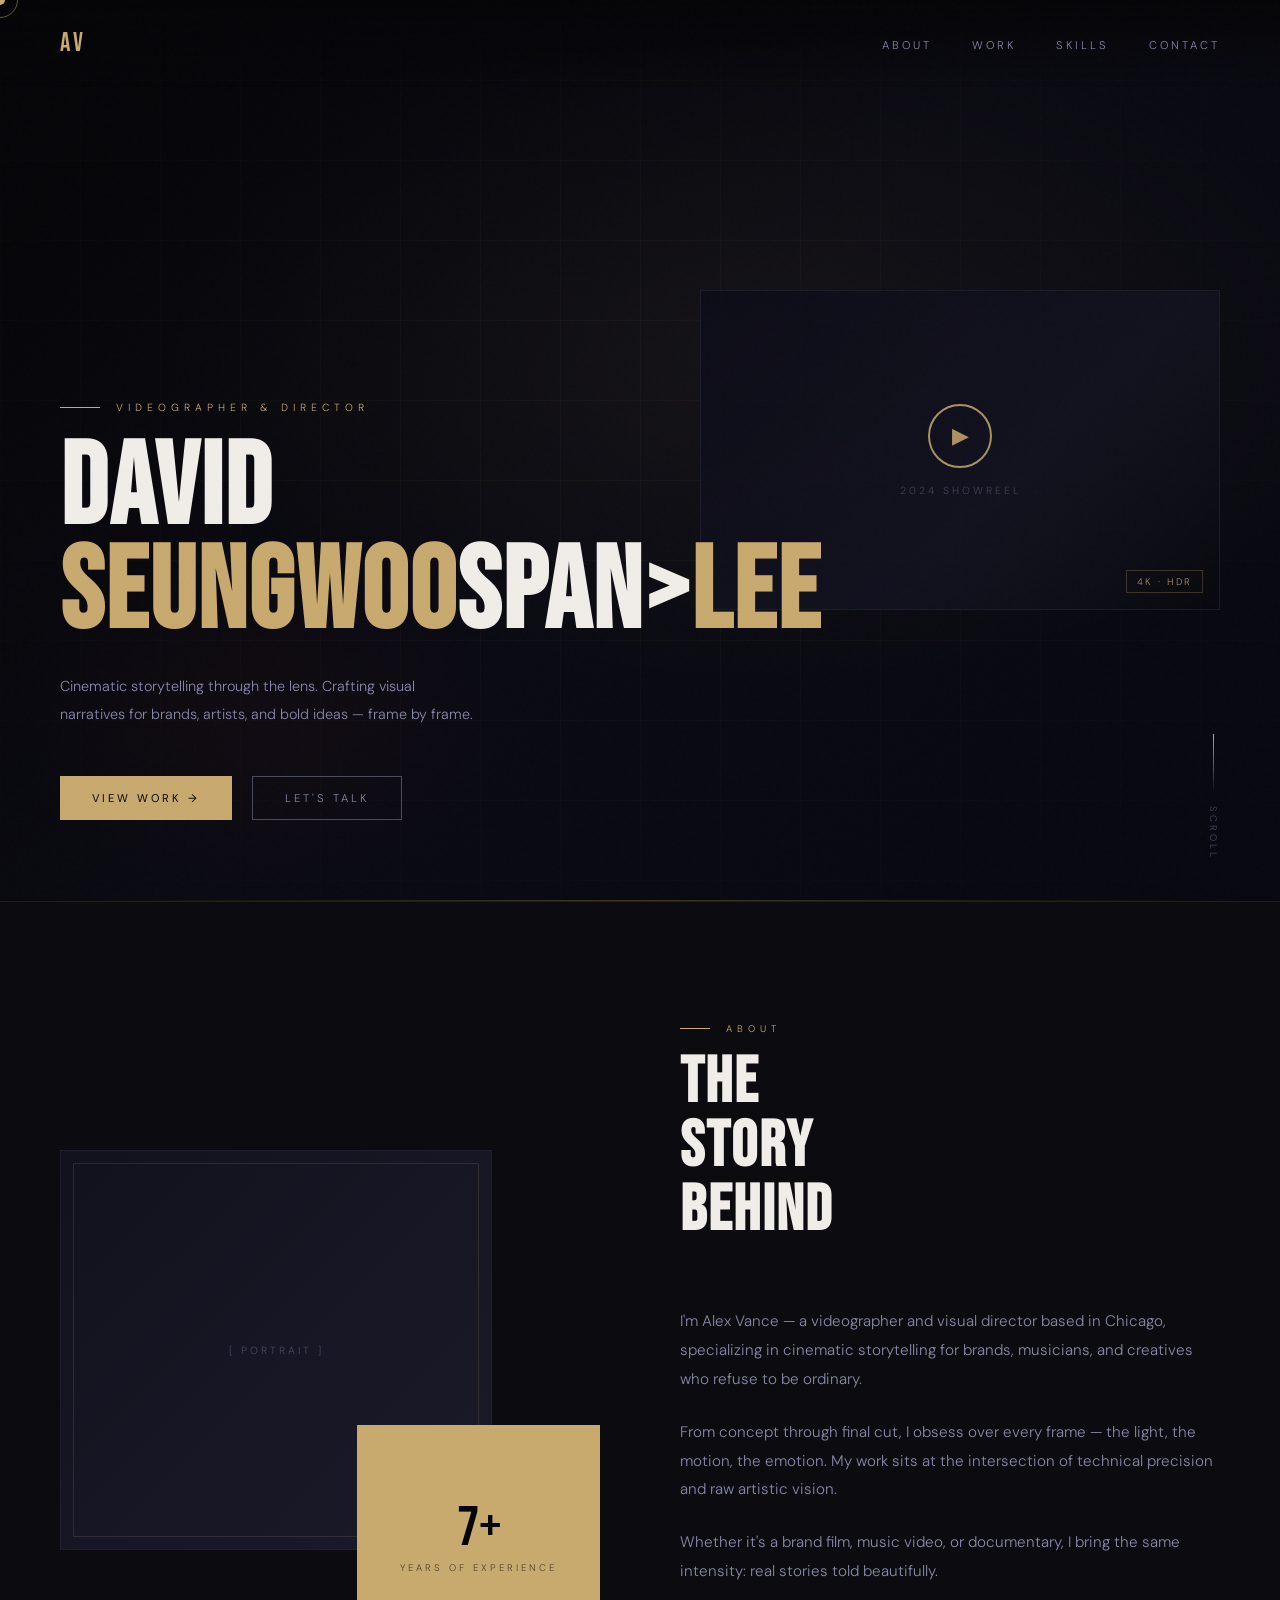
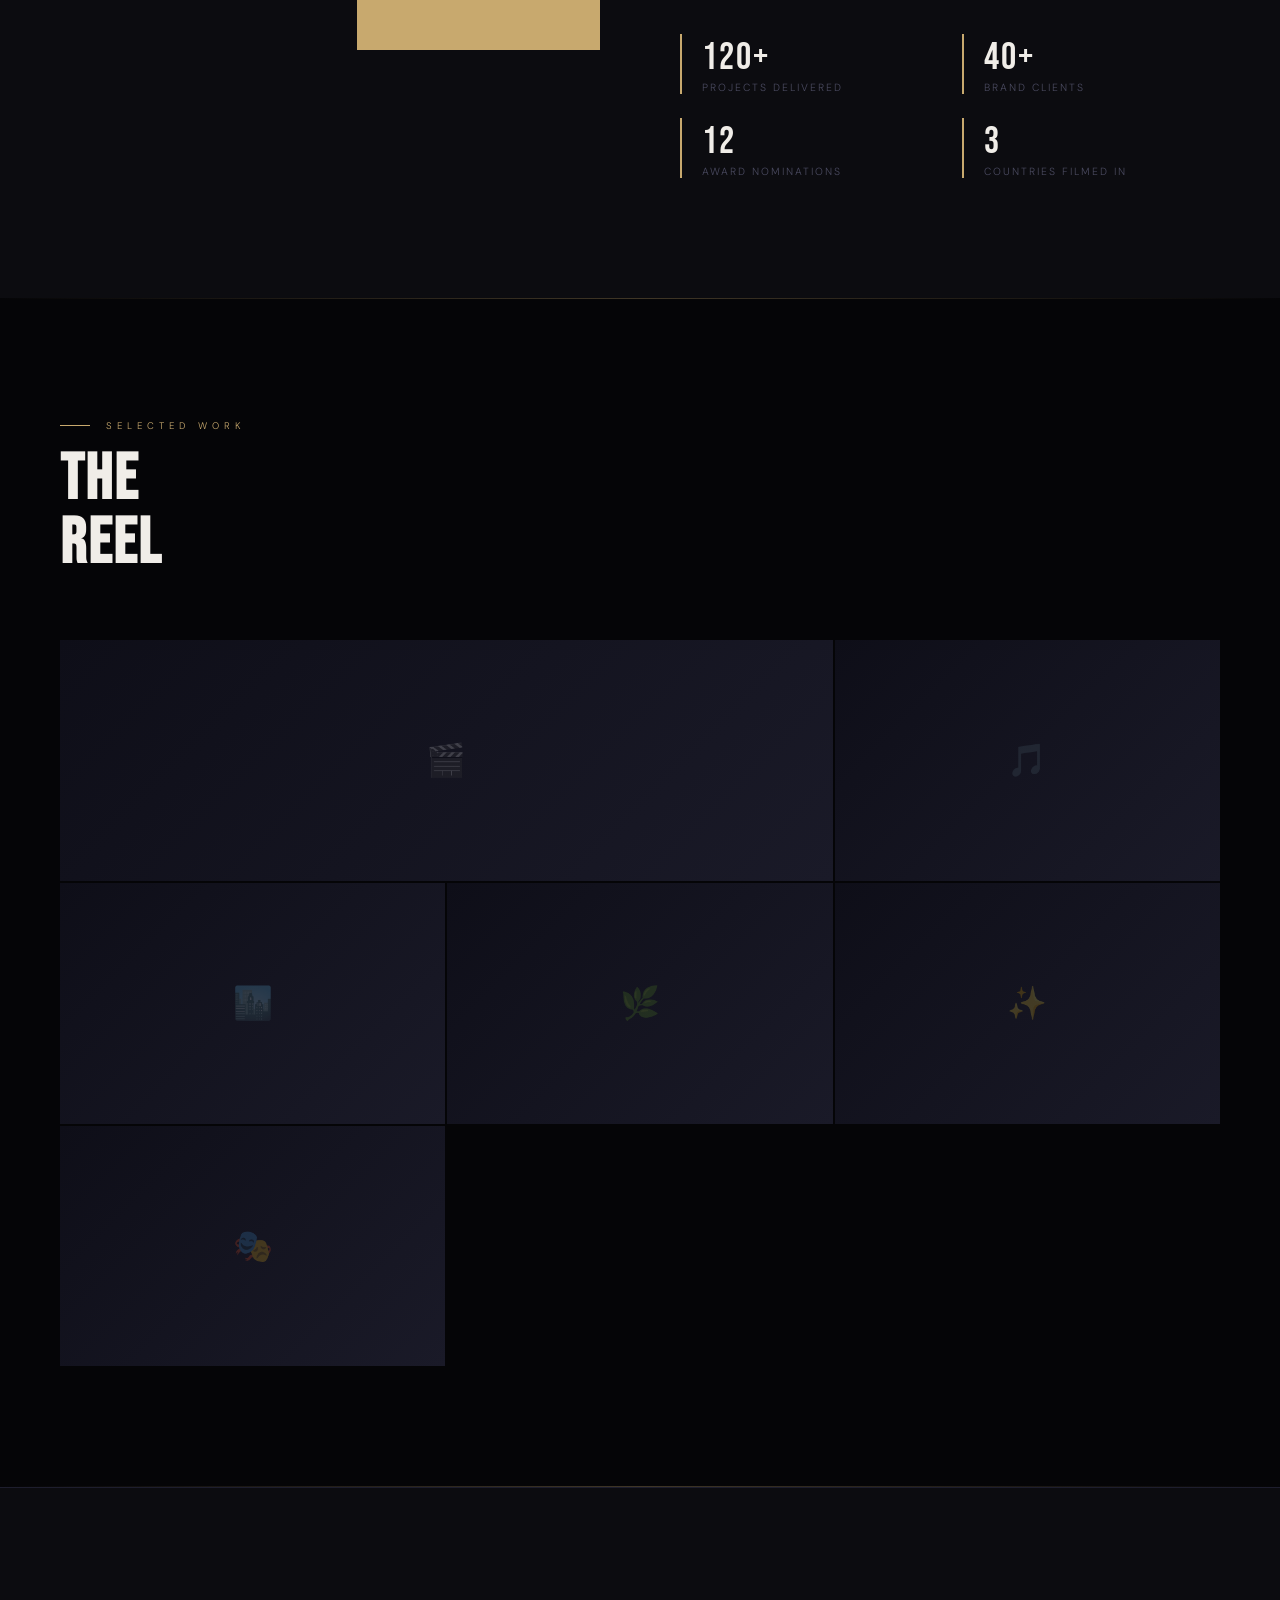
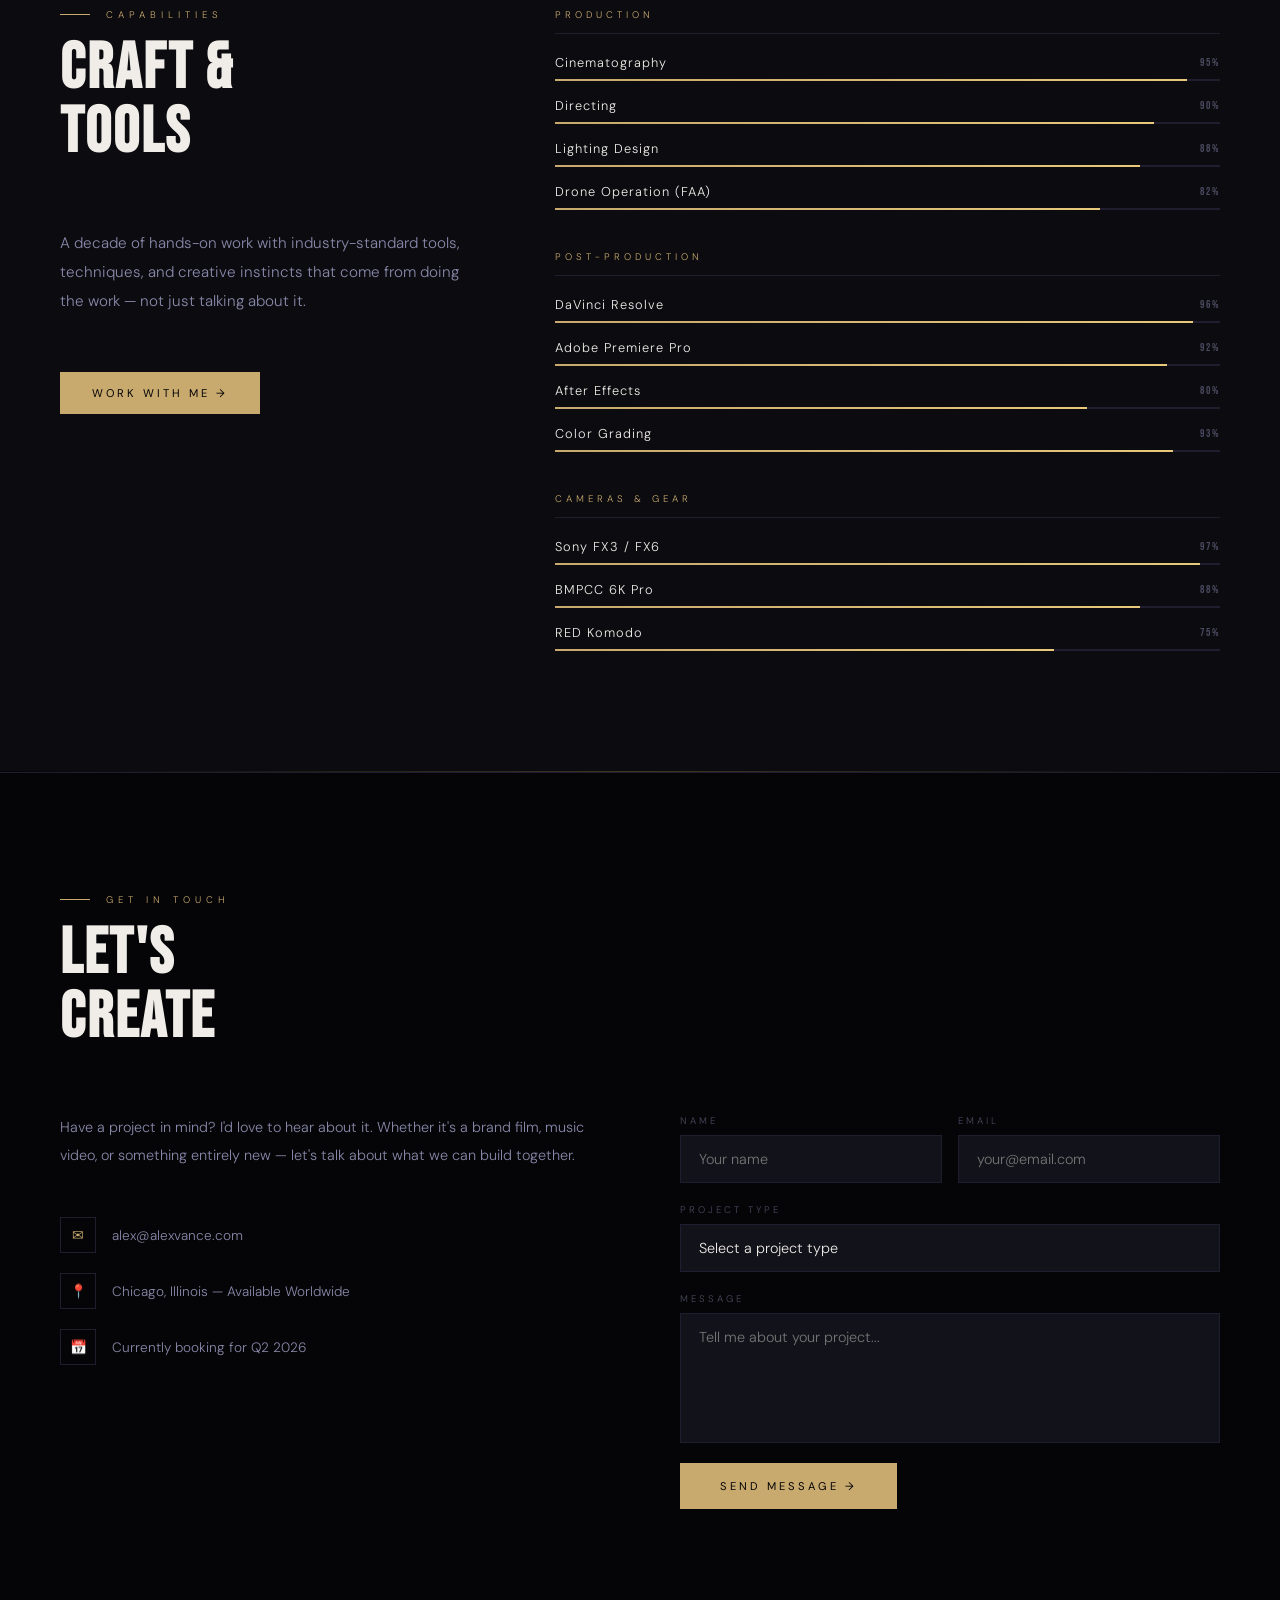
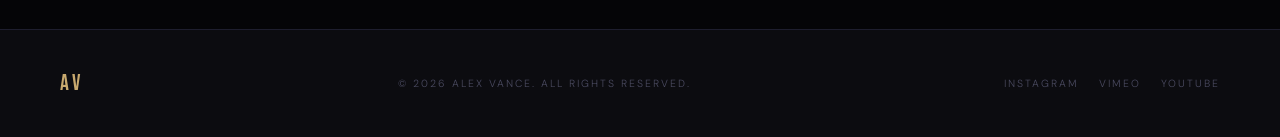
<file: portfolio/index.html>
<!DOCTYPE html>
<html lang="en">
<head>
  <meta charset="UTF-8" />
  <meta name="viewport" content="width=device-width, initial-scale=1.0"/>
  <title>DAVID SEUNGWOO LEE — FILMMAKER</title>

  <!-- Google Fonts -->
  <link href="https://fonts.googleapis.com/css2?family=Bebas+Neue&family=Cinzel:wght@400;600&family=DM+Sans:ital,wght@0,300;0,400;1,300&display=swap" rel="stylesheet"/>

  <!-- Stylesheet -->
  <link rel="stylesheet" href="css/style.css" />
</head>
<body>

  <!-- Custom Cursor -->
  <div class="cursor" id="cursor"></div>
  <div class="cursor-ring" id="cursorRing"></div>

  <!-- ===================== NAV ===================== -->
  <nav>
    <div class="nav-logo">AV</div>
    <ul class="nav-links">
      <li><a href="#about">About</a></li>
      <li><a href="#work">Work</a></li>
      <li><a href="#skills">Skills</a></li>
      <li><a href="#contact">Contact</a></li>
    </ul>
  </nav>

  <!-- ===================== HERO ===================== -->
  <section id="hero">
    <div class="hero-bg"></div>
    <div class="hero-lines"></div>

    <div class="hero-reel">
      <div class="reel-placeholder">
        <div class="play-btn">▶</div>
        <div class="reel-label">2024 Showreel</div>
      </div>
      <div class="hero-reel-tag">4K · HDR</div>
    </div>

    <div class="hero-content">
      <div class="hero-eyebrow">Videographer &amp; Director</div>
      <h1 class="hero-title">DAVID<br><span>SEUNGWOO</span>span><span>LEE</span></h1>
      <p class="hero-sub">Cinematic storytelling through the lens. Crafting visual narratives for brands, artists, and bold ideas — frame by frame.</p>
      <div class="hero-cta">
        <a href="#work" class="btn-primary">View Work →</a>
        <a href="#contact" class="btn-ghost">Let's Talk</a>
      </div>
    </div>

    <div class="hero-scroll">
      <div class="scroll-line"></div>
      Scroll
    </div>
  </section>

  <div class="divider"></div>

  <!-- ===================== ABOUT ===================== -->
  <section id="about">
    <div class="about-grid">

      <div class="about-visual reveal">
        <div class="about-img-frame">[ Portrait ]</div>
        <div class="about-accent-box">
          <span class="num">7+</span>
          <span class="num-label">Years of Experience</span>
        </div>
      </div>

      <div class="about-text reveal">
        <div class="section-label">About</div>
        <h2 class="section-title">THE<br>STORY<br>BEHIND</h2>
        <p>I'm Alex Vance — a videographer and visual director based in Chicago, specializing in cinematic storytelling for brands, musicians, and creatives who refuse to be ordinary.</p>
        <p>From concept through final cut, I obsess over every frame — the light, the motion, the emotion. My work sits at the intersection of technical precision and raw artistic vision.</p>
        <p>Whether it's a brand film, music video, or documentary, I bring the same intensity: real stories told beautifully.</p>
        <div class="about-stats">
          <div class="stat-item">
            <div class="stat-num">120+</div>
            <div class="stat-label">Projects Delivered</div>
          </div>
          <div class="stat-item">
            <div class="stat-num">40+</div>
            <div class="stat-label">Brand Clients</div>
          </div>
          <div class="stat-item">
            <div class="stat-num">12</div>
            <div class="stat-label">Award Nominations</div>
          </div>
          <div class="stat-item">
            <div class="stat-num">3</div>
            <div class="stat-label">Countries Filmed In</div>
          </div>
        </div>
      </div>

    </div>
  </section>

  <div class="divider"></div>

  <!-- ===================== WORK ===================== -->
  <section id="work">
    <div class="section-label reveal">Selected Work</div>
    <h2 class="section-title reveal">THE<br>REEL</h2>

    <div class="work-grid">

      <div class="work-item reveal">
        <div class="work-thumb">
          <div class="work-thumb-inner">
            <div class="work-thumb-icon">🎬</div>
          </div>
        </div>
        <div class="work-overlay">
          <div class="work-cat">Brand Film</div>
          <div class="work-title-card">NOVA COLLECTIVE</div>
          <div class="work-year">2024 · 4K Commercial</div>
        </div>
      </div>

      <div class="work-item reveal">
        <div class="work-thumb">
          <div class="work-thumb-inner">
            <div class="work-thumb-icon">🎵</div>
          </div>
        </div>
        <div class="work-overlay">
          <div class="work-cat">Music Video</div>
          <div class="work-title-card">MIDNIGHT SIGNAL</div>
          <div class="work-year">2024 · Director's Cut</div>
        </div>
      </div>

      <div class="work-item reveal">
        <div class="work-thumb">
          <div class="work-thumb-inner">
            <div class="work-thumb-icon">🏙️</div>
          </div>
        </div>
        <div class="work-overlay">
          <div class="work-cat">Documentary</div>
          <div class="work-title-card">CITY PULSE</div>
          <div class="work-year">2023 · Short Film</div>
        </div>
      </div>

      <div class="work-item reveal">
        <div class="work-thumb">
          <div class="work-thumb-inner">
            <div class="work-thumb-icon">🌿</div>
          </div>
        </div>
        <div class="work-overlay">
          <div class="work-cat">Brand Campaign</div>
          <div class="work-title-card">TERRA STUDIO</div>
          <div class="work-year">2023 · Campaign Series</div>
        </div>
      </div>

      <div class="work-item reveal">
        <div class="work-thumb">
          <div class="work-thumb-inner">
            <div class="work-thumb-icon">✨</div>
          </div>
        </div>
        <div class="work-overlay">
          <div class="work-cat">Event Film</div>
          <div class="work-title-card">LUMINARY GALA</div>
          <div class="work-year">2023 · Event Coverage</div>
        </div>
      </div>

      <div class="work-item reveal">
        <div class="work-thumb">
          <div class="work-thumb-inner">
            <div class="work-thumb-icon">🎭</div>
          </div>
        </div>
        <div class="work-overlay">
          <div class="work-cat">Narrative</div>
          <div class="work-title-card">GHOST HOUR</div>
          <div class="work-year">2022 · Short Narrative</div>
        </div>
      </div>

    </div>
  </section>

  <div class="divider"></div>

  <!-- ===================== SKILLS ===================== -->
  <section id="skills">
    <div class="skills-layout">

      <div class="skills-intro reveal">
        <div class="section-label">Capabilities</div>
        <h2 class="section-title">CRAFT &amp;<br>TOOLS</h2>
        <p>A decade of hands-on work with industry-standard tools, techniques, and creative instincts that come from doing the work — not just talking about it.</p>
        <a href="#contact" class="btn-primary" style="display:inline-flex;margin-top:16px;">Work With Me →</a>
      </div>

      <div class="skills-categories reveal">

        <div>
          <div class="skill-cat-title">Production</div>
          <div class="skill-bars">
            <div class="skill-row">
              <div class="skill-info"><span class="skill-name">Cinematography</span><span class="skill-pct">95%</span></div>
              <div class="skill-track"><div class="skill-fill" style="width:95%"></div></div>
            </div>
            <div class="skill-row">
              <div class="skill-info"><span class="skill-name">Directing</span><span class="skill-pct">90%</span></div>
              <div class="skill-track"><div class="skill-fill" style="width:90%"></div></div>
            </div>
            <div class="skill-row">
              <div class="skill-info"><span class="skill-name">Lighting Design</span><span class="skill-pct">88%</span></div>
              <div class="skill-track"><div class="skill-fill" style="width:88%"></div></div>
            </div>
            <div class="skill-row">
              <div class="skill-info"><span class="skill-name">Drone Operation (FAA)</span><span class="skill-pct">82%</span></div>
              <div class="skill-track"><div class="skill-fill" style="width:82%"></div></div>
            </div>
          </div>
        </div>

        <div>
          <div class="skill-cat-title">Post-Production</div>
          <div class="skill-bars">
            <div class="skill-row">
              <div class="skill-info"><span class="skill-name">DaVinci Resolve</span><span class="skill-pct">96%</span></div>
              <div class="skill-track"><div class="skill-fill" style="width:96%"></div></div>
            </div>
            <div class="skill-row">
              <div class="skill-info"><span class="skill-name">Adobe Premiere Pro</span><span class="skill-pct">92%</span></div>
              <div class="skill-track"><div class="skill-fill" style="width:92%"></div></div>
            </div>
            <div class="skill-row">
              <div class="skill-info"><span class="skill-name">After Effects</span><span class="skill-pct">80%</span></div>
              <div class="skill-track"><div class="skill-fill" style="width:80%"></div></div>
            </div>
            <div class="skill-row">
              <div class="skill-info"><span class="skill-name">Color Grading</span><span class="skill-pct">93%</span></div>
              <div class="skill-track"><div class="skill-fill" style="width:93%"></div></div>
            </div>
          </div>
        </div>

        <div>
          <div class="skill-cat-title">Cameras &amp; Gear</div>
          <div class="skill-bars">
            <div class="skill-row">
              <div class="skill-info"><span class="skill-name">Sony FX3 / FX6</span><span class="skill-pct">97%</span></div>
              <div class="skill-track"><div class="skill-fill" style="width:97%"></div></div>
            </div>
            <div class="skill-row">
              <div class="skill-info"><span class="skill-name">BMPCC 6K Pro</span><span class="skill-pct">88%</span></div>
              <div class="skill-track"><div class="skill-fill" style="width:88%"></div></div>
            </div>
            <div class="skill-row">
              <div class="skill-info"><span class="skill-name">RED Komodo</span><span class="skill-pct">75%</span></div>
              <div class="skill-track"><div class="skill-fill" style="width:75%"></div></div>
            </div>
          </div>
        </div>

      </div>
    </div>
  </section>

  <div class="divider"></div>

  <!-- ===================== CONTACT ===================== -->
  <section id="contact">
    <div class="section-label reveal">Get In Touch</div>
    <h2 class="section-title reveal">LET'S<br>CREATE</h2>
    <div class="contact-layout">

      <div class="contact-info reveal">
        <p>Have a project in mind? I'd love to hear about it. Whether it's a brand film, music video, or something entirely new — let's talk about what we can build together.</p>
        <div class="contact-details">
          <div class="contact-detail">
            <div class="contact-detail-icon">✉</div>
            alex@alexvance.com
          </div>
          <div class="contact-detail">
            <div class="contact-detail-icon">📍</div>
            Chicago, Illinois — Available Worldwide
          </div>
          <div class="contact-detail">
            <div class="contact-detail-icon">📅</div>
            Currently booking for Q2 2026
          </div>
        </div>
      </div>

      <div class="contact-form reveal">
        <div class="form-row">
          <div class="form-group">
            <label>Name</label>
            <input type="text" placeholder="Your name" />
          </div>
          <div class="form-group">
            <label>Email</label>
            <input type="email" placeholder="your@email.com" />
          </div>
        </div>
        <div class="form-group">
          <label>Project Type</label>
          <select>
            <option value="" disabled selected>Select a project type</option>
            <option>Brand Film</option>
            <option>Music Video</option>
            <option>Documentary</option>
            <option>Event Coverage</option>
            <option>Other</option>
          </select>
        </div>
        <div class="form-group">
          <label>Message</label>
          <textarea placeholder="Tell me about your project..."></textarea>
        </div>
        <button class="btn-submit">Send Message →</button>
      </div>

    </div>
  </section>

  <!-- ===================== FOOTER ===================== -->
  <footer>
    <div class="footer-logo">AV</div>
    <div class="footer-copy">© 2026 Alex Vance. All rights reserved.</div>
    <div class="footer-social">
      <a href="#">Instagram</a>
      <a href="#">Vimeo</a>
      <a href="#">YouTube</a>
    </div>
  </footer>

  <!-- JavaScript -->
  <script src="js/main.js"></script>

</body>
</html>
</file>
<file: portfolio/css/style.css>
/* ============================================
   PORTFOLIO — ALEX VANCE
   style.css
   Sections:
   1. CSS Variables / Root
   2. Reset & Base
   3. Custom Cursor
   4. Navigation
   5. Hero
   6. About
   7. Work / Projects
   8. Skills
   9. Contact
   10. Footer
   11. Animations & Utilities
   12. Responsive
============================================ */

/* ----- 1. CSS Variables ----- */
:root {
  --black: #050507;
  --deep: #0c0c10;
  --surface: #12121a;
  --border: #1e1e2e;
  --accent: #c8a96e;
  --accent2: #e8c87a;
  --dim: #4a4a60;
  --muted: #8888aa;
  --white: #f0ede8;
  --red: #c0392b;
}

/* ----- 2. Reset & Base ----- */
*, *::before, *::after { margin: 0; padding: 0; box-sizing: border-box; }

html { scroll-behavior: smooth; }

body {
  background: var(--black);
  color: var(--white);
  font-family: 'DM Sans', sans-serif;
  font-weight: 300;
  overflow-x: hidden;
  cursor: none;
}

/* Grain overlay */
body::before {
  content: '';
  position: fixed;
  inset: 0;
  background-image: url("data:image/svg+xml,%3Csvg viewBox='0 0 256 256' xmlns='http://www.w3.org/2000/svg'%3E%3Cfilter id='noise'%3E%3CfeTurbulence type='fractalNoise' baseFrequency='0.9' numOctaves='4' stitchTiles='stitch'/%3E%3C/filter%3E%3Crect width='100%25' height='100%25' filter='url(%23noise)' opacity='0.04'/%3E%3C/svg%3E");
  pointer-events: none;
  z-index: 9997;
  opacity: 0.4;
}

/* ----- 3. Custom Cursor ----- */
.cursor {
  position: fixed;
  width: 10px; height: 10px;
  background: var(--accent);
  border-radius: 50%;
  pointer-events: none;
  z-index: 9999;
  transform: translate(-50%,-50%);
  transition: transform 0.1s ease;
}
.cursor-ring {
  position: fixed;
  width: 36px; height: 36px;
  border: 1px solid rgba(200,169,110,0.5);
  border-radius: 50%;
  pointer-events: none;
  z-index: 9998;
  transform: translate(-50%,-50%);
  transition: all 0.15s ease;
}
body:hover .cursor-ring { opacity: 1; }

/* ----- 4. Navigation ----- */
nav {
  position: fixed;
  top: 0; left: 0; right: 0;
  z-index: 100;
  display: flex;
  align-items: center;
  justify-content: space-between;
  padding: 28px 60px;
  background: linear-gradient(to bottom, rgba(5,5,7,0.95), transparent);
}
.nav-logo {
  font-family: 'Bebas Neue', sans-serif;
  font-size: 1.6rem;
  letter-spacing: 4px;
  color: var(--accent);
}
.nav-links {
  display: flex;
  gap: 40px;
  list-style: none;
}
.nav-links a {
  font-size: 0.7rem;
  letter-spacing: 3px;
  text-transform: uppercase;
  color: var(--muted);
  text-decoration: none;
  transition: color 0.3s;
  position: relative;
}
.nav-links a::after {
  content: '';
  position: absolute;
  bottom: -4px; left: 0;
  width: 0; height: 1px;
  background: var(--accent);
  transition: width 0.3s;
}
.nav-links a:hover { color: var(--accent); }
.nav-links a:hover::after { width: 100%; }

/* ----- 5. Hero ----- */
#hero {
  position: relative;
  height: 100vh;
  display: flex;
  align-items: flex-end;
  padding: 0 60px 80px;
  overflow: hidden;
}
.hero-bg {
  position: absolute;
  inset: 0;
  background:
    radial-gradient(ellipse 80% 60% at 60% 40%, rgba(200,169,110,0.06) 0%, transparent 60%),
    radial-gradient(ellipse 40% 40% at 20% 80%, rgba(192,57,43,0.04) 0%, transparent 50%),
    linear-gradient(135deg, #050507 0%, #0a0a12 50%, #080810 100%);
}
.hero-lines {
  position: absolute;
  inset: 0;
  background-image:
    linear-gradient(rgba(200,169,110,0.04) 1px, transparent 1px),
    linear-gradient(90deg, rgba(200,169,110,0.04) 1px, transparent 1px);
  background-size: 80px 80px;
  mask-image: radial-gradient(ellipse 80% 80% at 50% 50%, black 20%, transparent 100%);
}
.hero-reel {
  position: absolute;
  top: 50%; right: 60px;
  transform: translateY(-50%);
  width: 520px; height: 320px;
  border: 1px solid var(--border);
  overflow: hidden;
  opacity: 0.85;
}
.hero-reel::before {
  content: '';
  position: absolute;
  inset: 0;
  background: linear-gradient(135deg, transparent 60%, rgba(5,5,7,0.8));
  z-index: 1;
}
.reel-placeholder {
  width: 100%; height: 100%;
  background: linear-gradient(135deg, #0c0c18, #181828);
  display: flex;
  align-items: center;
  justify-content: center;
  flex-direction: column;
  gap: 16px;
}
.play-btn {
  width: 64px; height: 64px;
  border: 2px solid var(--accent);
  border-radius: 50%;
  display: flex;
  align-items: center;
  justify-content: center;
  color: var(--accent);
  font-size: 1.4rem;
  transition: all 0.3s;
  cursor: none;
}
.play-btn:hover {
  background: var(--accent);
  color: var(--black);
  transform: scale(1.1);
}
.reel-label {
  font-size: 0.65rem;
  letter-spacing: 3px;
  text-transform: uppercase;
  color: var(--dim);
}
.hero-reel-tag {
  position: absolute;
  bottom: 16px; right: 16px;
  z-index: 2;
  font-size: 0.6rem;
  letter-spacing: 2px;
  text-transform: uppercase;
  color: var(--accent);
  border: 1px solid rgba(200,169,110,0.3);
  padding: 4px 10px;
}
.hero-content { position: relative; z-index: 2; max-width: 640px; }
.hero-eyebrow {
  font-size: 0.65rem;
  letter-spacing: 5px;
  text-transform: uppercase;
  color: var(--accent);
  margin-bottom: 24px;
  display: flex;
  align-items: center;
  gap: 16px;
}
.hero-eyebrow::before {
  content: '';
  display: block;
  width: 40px; height: 1px;
  background: var(--accent);
}
.hero-title {
  font-family: 'Bebas Neue', sans-serif;
  font-size: clamp(5rem, 9vw, 9rem);
  line-height: 0.9;
  letter-spacing: 2px;
  margin-bottom: 28px;
  animation: fadeUp 1s ease both;
}
.hero-title span { color: var(--accent); }
.hero-sub {
  font-size: 0.9rem;
  line-height: 1.9;
  color: var(--muted);
  max-width: 420px;
  margin-bottom: 48px;
  animation: fadeUp 1s 0.2s ease both;
}
.hero-cta {
  display: flex;
  gap: 20px;
  animation: fadeUp 1s 0.4s ease both;
}
.hero-scroll {
  position: absolute;
  bottom: 40px; right: 60px;
  display: flex;
  align-items: center;
  gap: 12px;
  font-size: 0.6rem;
  letter-spacing: 3px;
  text-transform: uppercase;
  color: var(--dim);
  writing-mode: vertical-rl;
  z-index: 2;
}
.scroll-line {
  width: 1px; height: 60px;
  background: linear-gradient(to bottom, var(--accent), transparent);
  animation: scrollPulse 2s ease infinite;
}

/* ----- 6. About ----- */
#about {
  background: var(--deep);
  border-top: 1px solid var(--border);
}
.about-grid {
  display: grid;
  grid-template-columns: 1fr 1fr;
  gap: 80px;
  align-items: center;
}
.about-visual {
  position: relative;
  height: 500px;
}
.about-img-frame {
  position: absolute;
  top: 0; left: 0;
  width: 80%; height: 80%;
  background: linear-gradient(135deg, #12121e, #1a1a2a);
  border: 1px solid var(--border);
  display: flex;
  align-items: center;
  justify-content: center;
  color: var(--dim);
  font-size: 0.65rem;
  letter-spacing: 3px;
  text-transform: uppercase;
}
.about-img-frame::after {
  content: '';
  position: absolute;
  inset: 12px;
  border: 1px solid rgba(200,169,110,0.15);
}
.about-accent-box {
  position: absolute;
  bottom: 0; right: 0;
  width: 45%; height: 45%;
  background: var(--accent);
  display: flex;
  flex-direction: column;
  align-items: center;
  justify-content: center;
  gap: 4px;
}
.about-accent-box .num {
  font-family: 'Bebas Neue', sans-serif;
  font-size: 3.5rem;
  color: var(--black);
  line-height: 1;
}
.about-accent-box .num-label {
  font-size: 0.6rem;
  letter-spacing: 3px;
  text-transform: uppercase;
  color: rgba(0,0,0,0.6);
}
.about-text p {
  color: var(--muted);
  line-height: 1.9;
  font-size: 0.95rem;
  margin-bottom: 24px;
}
.about-stats {
  display: grid;
  grid-template-columns: 1fr 1fr;
  gap: 24px;
  margin-top: 48px;
}
.stat-item {
  border-left: 2px solid var(--accent);
  padding-left: 20px;
}
.stat-num {
  font-family: 'Bebas Neue', sans-serif;
  font-size: 2.4rem;
  color: var(--white);
  letter-spacing: 2px;
}
.stat-label {
  font-size: 0.65rem;
  letter-spacing: 2px;
  text-transform: uppercase;
  color: var(--dim);
}

/* ----- 7. Work / Projects ----- */
#work { background: var(--black); }
.work-grid {
  display: grid;
  grid-template-columns: repeat(3, 1fr);
  gap: 2px;
}
.work-item {
  position: relative;
  aspect-ratio: 16/10;
  background: var(--surface);
  overflow: hidden;
  cursor: none;
}
.work-item:first-child {
  grid-column: span 2;
  aspect-ratio: unset;
}
.work-thumb {
  width: 100%; height: 100%;
  display: flex;
  align-items: center;
  justify-content: center;
  transition: transform 0.6s ease;
}
.work-item:hover .work-thumb { transform: scale(1.04); }
.work-thumb-inner {
  width: 100%; height: 100%;
  background: linear-gradient(135deg, #0e0e18 0%, #1a1a28 100%);
  display: flex;
  align-items: center;
  justify-content: center;
  flex-direction: column;
  gap: 12px;
}
.work-thumb-icon { font-size: 2rem; opacity: 0.2; }
.work-overlay {
  position: absolute;
  inset: 0;
  background: linear-gradient(to top, rgba(5,5,7,0.95) 0%, transparent 60%);
  opacity: 0;
  transition: opacity 0.4s;
  display: flex;
  flex-direction: column;
  justify-content: flex-end;
  padding: 28px;
}
.work-item:hover .work-overlay { opacity: 1; }
.work-cat {
  font-size: 0.6rem;
  letter-spacing: 3px;
  text-transform: uppercase;
  color: var(--accent);
  margin-bottom: 8px;
}
.work-title-card {
  font-family: 'Bebas Neue', sans-serif;
  font-size: 1.6rem;
  letter-spacing: 2px;
  margin-bottom: 4px;
}
.work-year { font-size: 0.7rem; color: var(--dim); }

/* ----- 8. Skills ----- */
#skills {
  background: var(--deep);
  border-top: 1px solid var(--border);
}
.skills-layout {
  display: grid;
  grid-template-columns: 1fr 1.6fr;
  gap: 80px;
  align-items: start;
}
.skills-intro {
  position: sticky;
  top: 120px;
}
.skills-intro p {
  color: var(--muted);
  line-height: 1.9;
  font-size: 0.95rem;
  margin-bottom: 40px;
}
.skills-categories { display: flex; flex-direction: column; gap: 40px; }
.skill-cat-title {
  font-size: 0.6rem;
  letter-spacing: 4px;
  text-transform: uppercase;
  color: var(--accent);
  margin-bottom: 20px;
  padding-bottom: 12px;
  border-bottom: 1px solid var(--border);
}
.skill-bars { display: flex; flex-direction: column; gap: 16px; }
.skill-row { display: flex; flex-direction: column; gap: 8px; }
.skill-info { display: flex; justify-content: space-between; align-items: center; }
.skill-name { font-size: 0.8rem; color: var(--white); letter-spacing: 1px; }
.skill-pct { font-size: 0.7rem; color: var(--dim); font-family: 'Bebas Neue', sans-serif; letter-spacing: 2px; }
.skill-track {
  height: 2px;
  background: var(--border);
  position: relative;
  overflow: hidden;
}
.skill-fill {
  position: absolute;
  top: 0; left: 0;
  height: 100%;
  background: linear-gradient(90deg, var(--accent), var(--accent2));
  transform: scaleX(0);
  transform-origin: left;
  transition: transform 1.2s cubic-bezier(0.4,0,0.2,1);
}
.skill-fill.animate { transform: scaleX(1); }

/* ----- 9. Contact ----- */
#contact {
  background: var(--black);
  border-top: 1px solid var(--border);
}
.contact-layout {
  display: grid;
  grid-template-columns: 1fr 1fr;
  gap: 80px;
  align-items: start;
}
.contact-info h3 {
  font-family: 'Bebas Neue', sans-serif;
  font-size: 3rem;
  letter-spacing: 3px;
  margin-bottom: 24px;
  color: var(--white);
}
.contact-info p {
  color: var(--muted);
  line-height: 1.9;
  font-size: 0.9rem;
  margin-bottom: 48px;
}
.contact-details { display: flex; flex-direction: column; gap: 20px; }
.contact-detail {
  display: flex;
  align-items: center;
  gap: 16px;
  color: var(--muted);
  font-size: 0.85rem;
}
.contact-detail-icon {
  width: 36px; height: 36px;
  border: 1px solid var(--border);
  display: flex;
  align-items: center;
  justify-content: center;
  color: var(--accent);
  font-size: 0.85rem;
  flex-shrink: 0;
}
.contact-form { display: flex; flex-direction: column; gap: 20px; }
.form-group { display: flex; flex-direction: column; gap: 8px; }
.form-group label {
  font-size: 0.6rem;
  letter-spacing: 3px;
  text-transform: uppercase;
  color: var(--dim);
}
.form-group input,
.form-group textarea,
.form-group select {
  background: var(--surface);
  border: 1px solid var(--border);
  color: var(--white);
  padding: 14px 18px;
  font-family: 'DM Sans', sans-serif;
  font-size: 0.9rem;
  font-weight: 300;
  outline: none;
  transition: border-color 0.3s;
  resize: none;
  cursor: none;
  appearance: none;
}
.form-group input:focus,
.form-group textarea:focus,
.form-group select:focus { border-color: var(--accent); }
.form-group textarea { height: 130px; }
.form-row { display: grid; grid-template-columns: 1fr 1fr; gap: 16px; }

/* ----- 10. Footer ----- */
footer {
  background: var(--deep);
  border-top: 1px solid var(--border);
  padding: 40px 60px;
  display: flex;
  justify-content: space-between;
  align-items: center;
}
.footer-logo {
  font-family: 'Bebas Neue', sans-serif;
  font-size: 1.4rem;
  letter-spacing: 4px;
  color: var(--accent);
}
.footer-copy {
  font-size: 0.65rem;
  letter-spacing: 2px;
  color: var(--dim);
  text-transform: uppercase;
}
.footer-social { display: flex; gap: 20px; }
.footer-social a {
  font-size: 0.65rem;
  letter-spacing: 2px;
  text-transform: uppercase;
  color: var(--dim);
  text-decoration: none;
  transition: color 0.3s;
}
.footer-social a:hover { color: var(--accent); }

/* ----- 11. Animations & Utilities ----- */
section { padding: 120px 60px; }

.section-label {
  font-size: 0.6rem;
  letter-spacing: 5px;
  text-transform: uppercase;
  color: var(--accent);
  margin-bottom: 16px;
  display: flex;
  align-items: center;
  gap: 16px;
}
.section-label::before {
  content: '';
  display: block;
  width: 30px; height: 1px;
  background: var(--accent);
}
.section-title {
  font-family: 'Bebas Neue', sans-serif;
  font-size: clamp(3rem, 5vw, 5rem);
  letter-spacing: 2px;
  line-height: 1;
  margin-bottom: 64px;
}
.divider {
  width: 100%;
  height: 1px;
  background: linear-gradient(90deg, transparent, var(--accent), transparent);
  opacity: 0.3;
}
.btn-primary {
  display: inline-flex;
  align-items: center;
  gap: 12px;
  background: var(--accent);
  color: var(--black);
  padding: 14px 32px;
  font-size: 0.7rem;
  letter-spacing: 3px;
  text-transform: uppercase;
  text-decoration: none;
  font-weight: 400;
  transition: all 0.3s;
}
.btn-primary:hover { background: var(--accent2); transform: translateY(-2px); }
.btn-ghost {
  display: inline-flex;
  align-items: center;
  gap: 12px;
  border: 1px solid var(--dim);
  color: var(--muted);
  padding: 14px 32px;
  font-size: 0.7rem;
  letter-spacing: 3px;
  text-transform: uppercase;
  text-decoration: none;
  transition: all 0.3s;
}
.btn-ghost:hover { border-color: var(--accent); color: var(--accent); transform: translateY(-2px); }
.btn-submit {
  background: var(--accent);
  color: var(--black);
  border: none;
  padding: 16px 40px;
  font-family: 'DM Sans', sans-serif;
  font-size: 0.7rem;
  letter-spacing: 3px;
  text-transform: uppercase;
  cursor: none;
  align-self: flex-start;
  transition: all 0.3s;
  font-weight: 400;
}
.btn-submit:hover { background: var(--accent2); transform: translateY(-2px); }
.reveal {
  opacity: 0;
  transform: translateY(40px);
  transition: opacity 0.8s ease, transform 0.8s ease;
}
.reveal.visible {
  opacity: 1;
  transform: translateY(0);
}

@keyframes fadeUp {
  from { opacity: 0; transform: translateY(30px); }
  to { opacity: 1; transform: translateY(0); }
}
@keyframes scrollPulse {
  0%,100% { opacity: 0.3; } 50% { opacity: 1; }
}

/* ----- 12. Responsive ----- */
@media (max-width: 900px) {
  nav { padding: 24px 28px; }
  section { padding: 80px 28px; }
  .about-grid, .skills-layout, .contact-layout { grid-template-columns: 1fr; gap: 48px; }
  .work-grid { grid-template-columns: 1fr; }
  .work-item:first-child { grid-column: span 1; }
  footer { flex-direction: column; gap: 20px; text-align: center; }
  .hero-reel { display: none; }
  #hero { padding: 0 28px 80px; }
  .hero-title { font-size: 4.5rem; }
  .nav-links { display: none; }
  .hero-scroll { display: none; }
}
</file>
